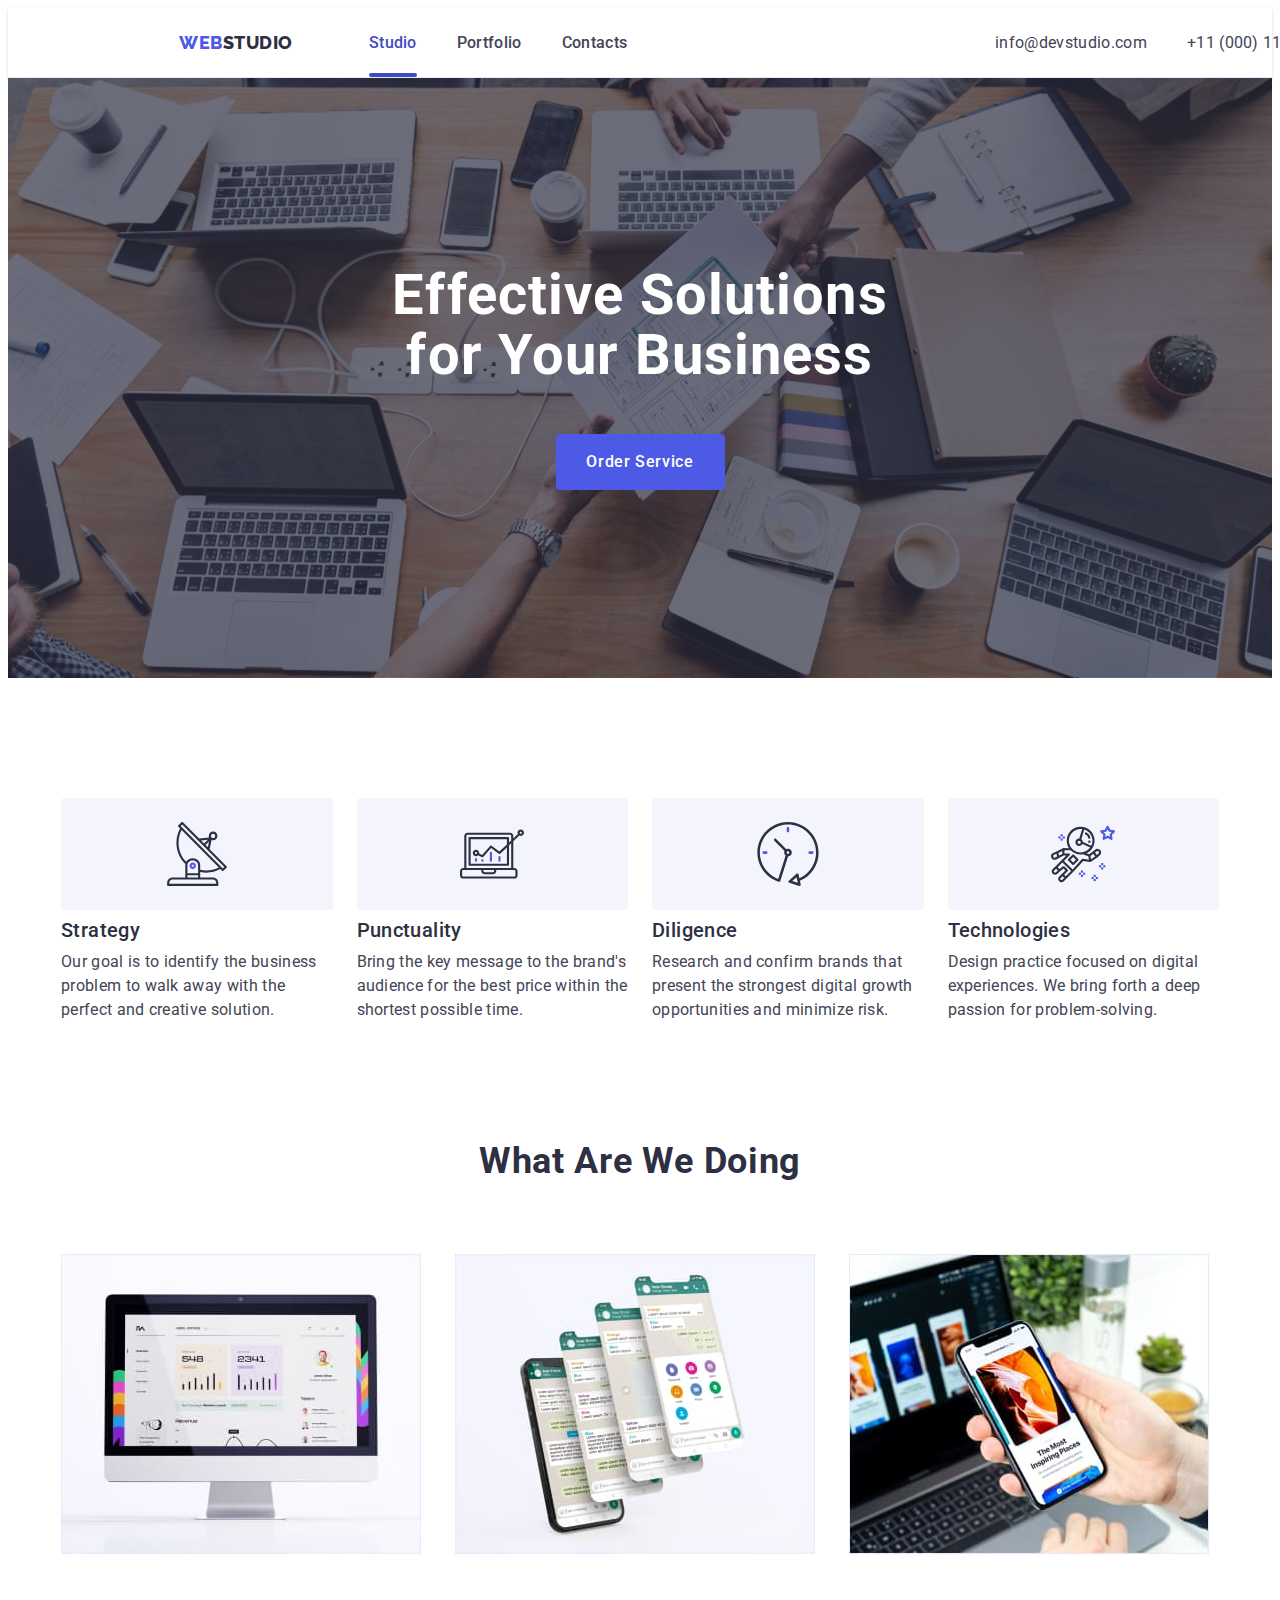
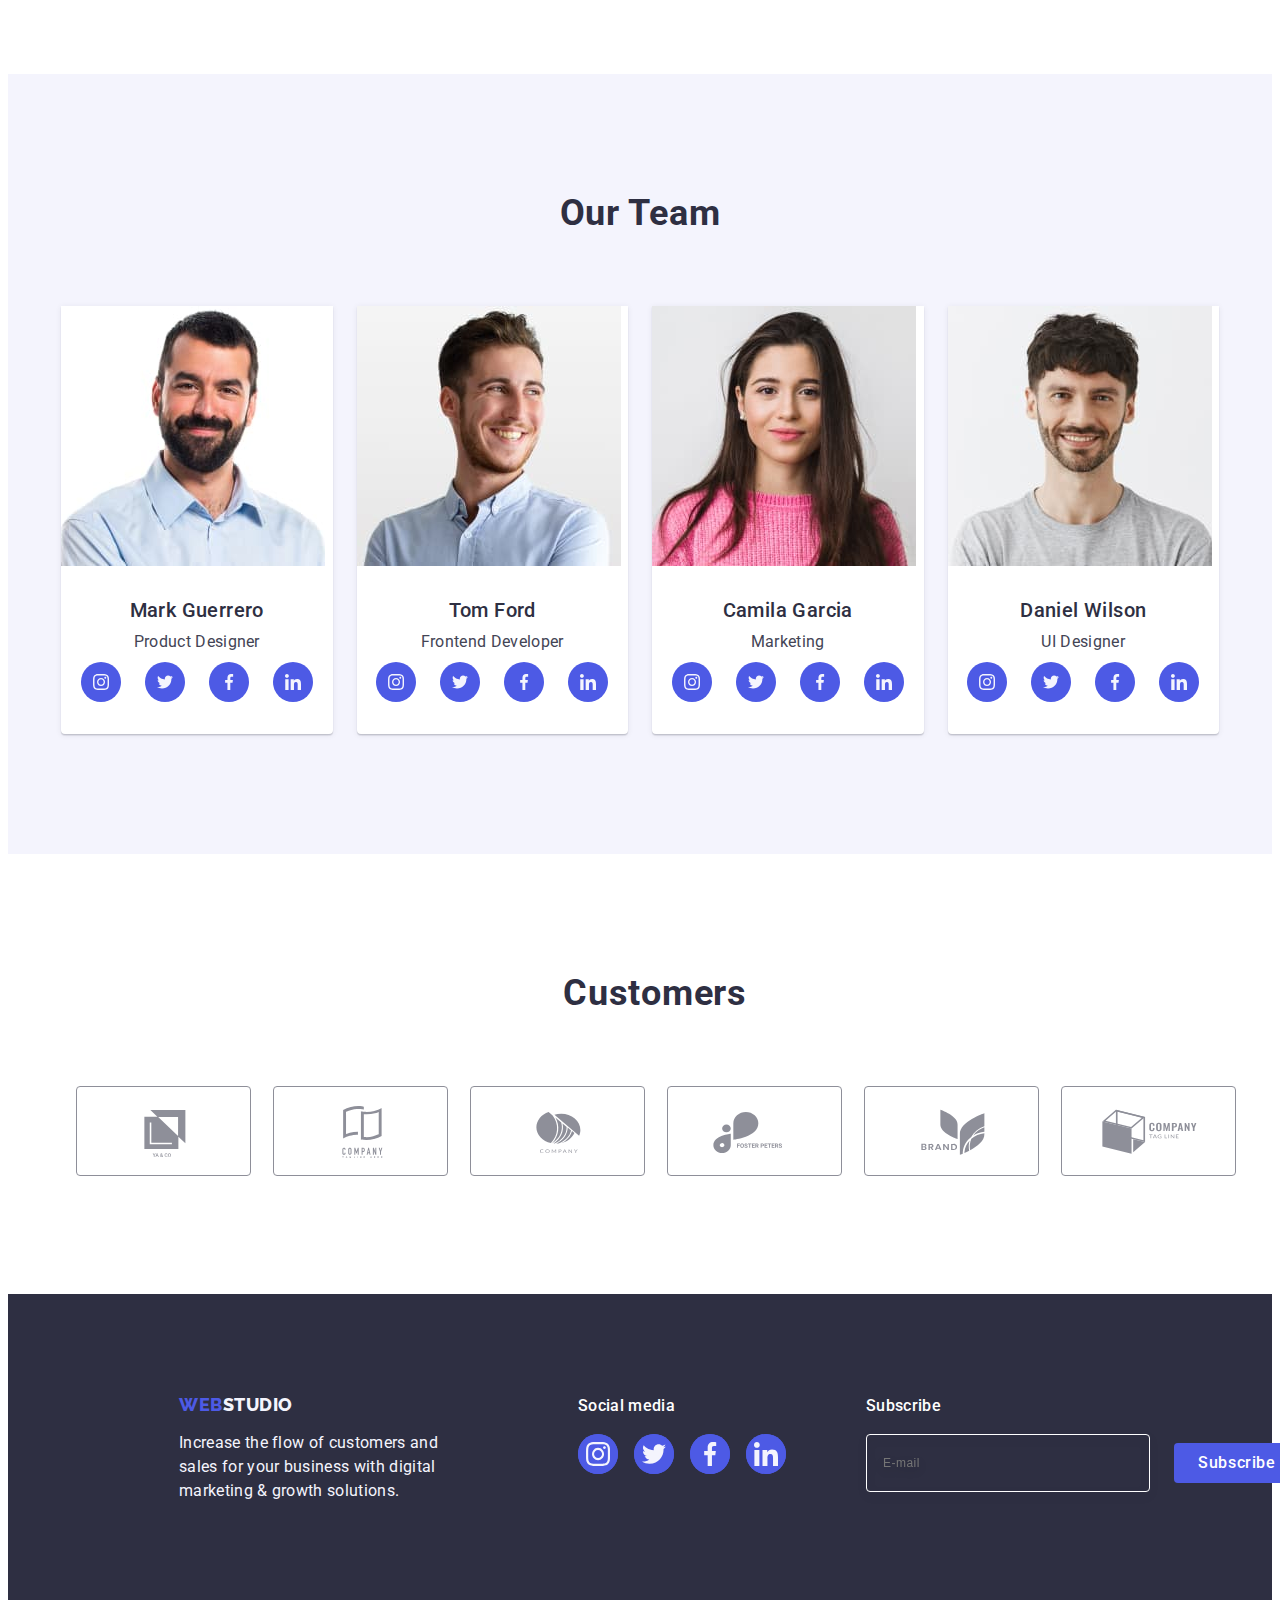
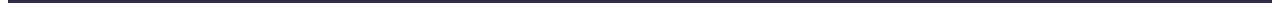
<file: index.html>
<!DOCTYPE html>
<html lang="en">
  <head>
    <meta charset="UTF-8" />
    <meta name="viewport" content="width=device-width, initial-scale=1.0" />
    <meta http-equiv="x-ua-compatible" content="ie=edge" />
    <link rel="preconnect" href="https://fonts.googleapis.com" />
    <link rel="preconnect" href="https://fonts.gstatic.com" crossorigin />
    <link
      rel="stylesheet"
      href="https://cdnjs.cloudflare.com/ajax/libs/modern-normalize/2.0.0/modern-normalize.min.css"
      integrity="sha512-4xo8blKMVCiXpTaLzQSLSw3KFOVPWhm/TRtuPVc4WG6kUgjH6J03IBuG7JZPkcWMxJ5huwaBpOpnwYElP/m6wg=="
      crossorigin="anonymous"
      referrerpolicy="no-referrer"
    />
    <link
      href="https://fonts.googleapis.com/css2?family=Montserrat:wght@400;700;800&family=Raleway:wght@800&display=swap"
      rel="stylesheet"
    />
    <link
      href="https://fonts.googleapis.com/css2?family=Roboto:wght@400;500;700&display=swap"
      rel="stylesheet"
    />
    <link rel="stylesheet" href="./css/styles.css" />
    <title>Web studio</title>
  </head>
  <body>
    <!-- *HEADER -->
    <header class="page-header">
      <div class="container header-container">
        <nav class="header-nav">
          <a class="logo link" href="./index.html">
            WEB<span class="dark">Studio</span>
          </a>
          <ul class="nav-list list">
            <li class="nav-item">
              <a href="./index.html" class="nav-link link nav-active">Studio</a>
            </li>
            <li class="nav-item">
              <a href="./portfolio.html" class="nav-link link">Portfolio</a>
            </li>
            <li class="nav-item">
              <a href="" class="nav-link link">Contacts</a>
            </li>
          </ul>
        </nav>
        <address class="address">
          <ul class="contacts-list list">
            <li class="contact-item">
              <a href="mailto:info@devstudio.com" class="link"
                >info@devstudio.com</a
              >
            </li>
            <li class="contact-item">
              <a href="tel:+110001111111" class="link">+11 (000) 111-11-11</a>
            </li>
          </ul>
        </address>
      </div>
    </header>

    <main>
      <section class="main-section hero">
        <div class="container hero-container">
          <h1 class="hero-title">Effective Solutions for Your Business</h1>
          <button class="hero-button" type="button" data-modal-open>
            Order Service
          </button>
        </div>
      </section>

      <!-- *FEATURES -->
      <section class="feature-section">
        <div class="container features-container">
          <h2 class="visually-hidden">Features</h2>
          <ul class="features-list list">
            <li class="feature-item icon-strategy">
              <div class="icon-container">
                <svg class="feature-icon" width="64" height="64">
                  <use href="./images/icons.svg#icon-antenna"></use>
                </svg>
              </div>
              <h3 class="section-subtitle">Strategy</h3>
              <p class="feature-text description">
                Our goal is to identify the business problem to walk away with
                the perfect and creative solution.
              </p>
            </li>
            <li class="feature-item icon-puntuality">
              <div class="icon-container">
                <svg class="feature-icon" width="64" height="64">
                  <use href="./images/icons.svg#icon-diagram"></use>
                </svg>
              </div>
              <h3 class="section-subtitle">Punctuality</h3>
              <p class="feature-text description">
                Bring the key message to the brand's audience for the best price
                within the shortest possible time.
              </p>
            </li>

            <li class="feature-item icon-diligence">
              <div class="icon-container">
                <svg class="feature-icon" width="64" height="64">
                  <use href="./images/icons.svg#icon-clock"></use>
                </svg>
              </div>
              <h3 class="section-subtitle">Diligence</h3>
              <p class="feature-text description">
                Research and confirm brands that present the strongest digital
                growth opportunities and minimize risk.
              </p>
            </li>
            <li class="feature-item icon-tech">
              <div class="icon-container">
                <svg class="feature-icon" width="64" height="64">
                  <use href="./images/icons.svg#icon-astronaut"></use>
                </svg>
              </div>
              <h3 class="section-subtitle">Technologies</h3>
              <p class="feature-text description">
                Design practice focused on digital experiences. We bring forth a
                deep passion for problem-solving.
              </p>
            </li>
          </ul>
        </div>
      </section>

      <!-- SOLUTIONS -->
      <section class="solution-section">
        <div class="solution-container container">
          <h2 class="section-title">What are we doing</h2>
          <ul class="solutions-list list">
            <li class="solution-item">
              <img
                src="./images/optimized/img-1.jpg"
                alt="Desktop"
                width="360"
                height="300"
              />
            </li>
            <li class="solution-item">
              <img
                src="./images/optimized/img-2.jpg"
                alt="Mobile"
                width="360"
                height="300"
              />
            </li>
            <li class="solution-item">
              <img
                src="./images/optimized/img-3.jpg"
                alt="Crossplatform"
                width="360"
                height="300"
              />
            </li>
          </ul>
        </div>
      </section>

      <!-- TEAM -->
      <section class="main-section team-section">
        <div class="container team-container">
          <h2 class="section-title">Our Team</h2>
          <ul class="team-list list">
            <li class="teammate">
              <img
                src="./images/optimized/team-1.jpg"
                alt="Mark Guerrero"
                width="264"
                height="260"
              />
              <div class="teammate-description">
                <h3 class="section-subtitle">Mark Guerrero</h3>
                <p class="description">Product Designer</p>
                <ul class="social-list team-social list">
                  <li class="social-item">
                    <a href="" class="social-link link">
                      <svg class="icon-social" width="16" height="16">
                        <use href="./images/icons.svg#icon-instagram"></use>
                      </svg>
                    </a>
                  </li>
                  <li class="social-item">
                    <a href="" class="social-link link">
                      <svg class="icon-social" width="16" height="16">
                        <use href="./images/icons.svg#icon-twitter"></use>
                      </svg>
                    </a>
                  </li>
                  <li class="social-item">
                    <a href="" class="social-link link">
                      <svg class="icon-social" width="16" height="16">
                        <use href="./images/icons.svg#icon-facebook"></use>
                      </svg>
                    </a>
                  </li>
                  <li class="social-item">
                    <a href="" class="social-link link">
                      <svg class="icon-social" width="16" height="16">
                        <use href="./images/icons.svg#icon-linkedin"></use>
                      </svg>
                    </a>
                  </li>
                </ul>
              </div>
            </li>
            <li class="teammate">
              <img
                src="./images/optimized/team-2.jpg"
                alt="Mark Guerrero"
                width="264"
                height="260"
              />
              <div class="teammate-description">
                <h3 class="section-subtitle">Tom Ford</h3>
                <p class="description">Frontend Developer</p>
                <ul class="social-list team-social list">
                  <li class="social-item">
                    <a href="" class="social-link link">
                      <svg class="icon-social" width="16" height="16">
                        <use href="./images/icons.svg#icon-instagram"></use>
                      </svg>
                    </a>
                  </li>
                  <li class="social-item">
                    <a href="" class="social-link link">
                      <svg class="icon-social" width="16" height="16">
                        <use href="./images/icons.svg#icon-twitter"></use>
                      </svg>
                    </a>
                  </li>
                  <li class="social-item">
                    <a href="" class="social-link link">
                      <svg class="icon-social" width="16" height="16">
                        <use href="./images/icons.svg#icon-facebook"></use>
                      </svg>
                    </a>
                  </li>
                  <li class="social-item">
                    <a href="" class="social-link link">
                      <svg class="icon-social" width="16" height="16">
                        <use href="./images/icons.svg#icon-linkedin"></use>
                      </svg>
                    </a>
                  </li>
                </ul>
              </div>
            </li>
            <li class="teammate">
              <img
                src="./images/optimized/team-3.jpg"
                alt="Mark Guerrero"
                width="264"
                height="260"
              />
              <div class="teammate-description">
                <h3 class="section-subtitle">Camila Garcia</h3>
                <p class="description">Marketing</p>
                <ul class="social-list team-social list">
                  <li class="social-item">
                    <a href="" class="social-link link">
                      <svg class="icon-social" width="16" height="16">
                        <use href="./images/icons.svg#icon-instagram"></use>
                      </svg>
                    </a>
                  </li>
                  <li class="social-item">
                    <a href="" class="social-link link">
                      <svg class="icon-social" width="16" height="16">
                        <use href="./images/icons.svg#icon-twitter"></use>
                      </svg>
                    </a>
                  </li>
                  <li class="social-item">
                    <a href="" class="social-link link">
                      <svg class="icon-social" width="16" height="16">
                        <use href="./images/icons.svg#icon-facebook"></use>
                      </svg>
                    </a>
                  </li>
                  <li class="social-item">
                    <a href="" class="social-link link">
                      <svg class="icon-social" width="16" height="16">
                        <use href="./images/icons.svg#icon-linkedin"></use>
                      </svg>
                    </a>
                  </li>
                </ul>
              </div>
            </li>
            <li class="teammate">
              <img
                src="./images/optimized/team-4.jpg"
                alt="Mark Guerrero"
                width="264"
                height="260"
              />
              <div class="teammate-description">
                <h3 class="section-subtitle">Daniel Wilson</h3>
                <p class="description">UI Designer</p>
                <ul class="social-list team-social list">
                  <li class="social-item">
                    <a href="" class="social-link link">
                      <svg class="icon-social" width="16" height="16">
                        <use href="./images/icons.svg#icon-instagram"></use>
                      </svg>
                    </a>
                  </li>
                  <li class="social-item">
                    <a href="" class="social-link link">
                      <svg class="icon-social" width="16" height="16">
                        <use href="./images/icons.svg#icon-twitter"></use>
                      </svg>
                    </a>
                  </li>
                  <li class="social-item">
                    <a href="" class="social-link link">
                      <svg class="icon-social" width="16" height="16">
                        <use href="./images/icons.svg#icon-facebook"></use>
                      </svg>
                    </a>
                  </li>
                  <li class="social-item">
                    <a href="" class="social-link link">
                      <svg class="icon-social" width="16" height="16">
                        <use href="./images/icons.svg#icon-linkedin"></use>
                      </svg>
                    </a>
                  </li>
                </ul>
              </div>
            </li>
          </ul>
        </div>
      </section>

      <!-- CUSTOMERS -->
      <section class="container customers-section">
        <div class="container">
          <h2 class="section-title">Customers</h2>

          <ul class="customers-list list">
            <li class="customer-item">
              <a href="" class="customer-link link">
                <svg class="customer-icon" width="104" height="56">
                  <use href="./images/icons.svg#icon-customer-1"></use>
                </svg>
              </a>
            </li>
            <li class="customer-item">
              <a href="" class="customer-link link">
                <svg class="customer-icon" width="104" height="56">
                  <use href="./images/icons.svg#icon-customer-2"></use>
                </svg>
              </a>
            </li>
            <li class="customer-item">
              <a href="" class="customer-link link">
                <svg class="customer-icon" width="104" height="56">
                  <use href="./images/icons.svg#icon-customer-3"></use>
                </svg>
              </a>
            </li>
            <li class="customer-item">
              <a href="" class="customer-link link">
                <svg class="customer-icon" width="104" height="56">
                  <use href="./images/icons.svg#icon-customer-4"></use>
                </svg>
              </a>
            </li>
            <li class="customer-item">
              <a href="" class="customer-link link">
                <svg class="customer-icon" width="104" height="56">
                  <use href="./images/icons.svg#icon-customer-5"></use>
                </svg>
              </a>
            </li>
            <li class="customer-item">
              <a href="" class="customer-link link">
                <svg class="customer-icon" width="104" height="56">
                  <use href="./images/icons.svg#icon-customer-6"></use>
                </svg>
              </a>
            </li>
          </ul>
        </div>
      </section>
    </main>

    <!-- FOOTER -->
    <footer class="footer">
      <div class="footer-wrapper">
        <div class="container footer-container">
          <a href="./index.html" class="logo footer-link">
            WEB<span class="light">Studio</span>
          </a>
          <p class="footer-description">
            Increase the flow of customers and sales for your business with
            digital marketing & growth solutions.
          </p>
        </div>
        <div class="footer-social">
          <p class="section-subtitle light">Social media</p>
          <ul class="social-list footer-social list">
            <li class="social-item">
              <a href="" class="social-link">
                <svg class="icon-social" width="24" height="24">
                  <use href="./images/icons.svg#icon-instagram"></use>
                </svg>
              </a>
            </li>
            <li class="social-item">
              <a href="" class="social-link">
                <svg class="icon-social" width="24" height="24">
                  <use href="./images/icons.svg#icon-twitter"></use>
                </svg>
              </a>
            </li>
            <li class="social-item">
              <a href="" class="social-link">
                <svg class="icon-social" width="24" height="24">
                  <use href="./images/icons.svg#icon-facebook"></use>
                </svg>
              </a>
            </li>
            <li class="social-item">
              <a href="" class="social-link">
                <svg class="icon-social" width="24" height="24">
                  <use href="./images/icons.svg#icon-linkedin"></use>
                </svg>
              </a>
            </li>
          </ul>
        </div>
        <div class="footer-subscribe">
          <p class="section-subtitle light">Subscribe</p>
          <form class="footer-form">
            <label for="email" class="subscribe-label">
              <input
                type="email"
                name="email"
                id="email"
                class="footer-subscribe-mail"
                placeholder="E-mail"
                required
              />
            </label>
            <button class="footer-subscribe-btn" type="submit">
              <!-- <span class="button-wrapper"> -->
              Subscribe
              <svg class="subsribe-btn-icon" width="24" height="24">
                <use href="./images/icons.svg#icon-subscribe"></use>
              </svg>
              <!-- </span> -->
            </button>
          </form>
        </div>
      </div>
    </footer>
    <div class="backdrop is-hidden" data-modal>
      <!-- <div class="backdrop" data-modal> -->
      <div class="modal">
        <button class="modal-close-btn" type="button" data-modal-close>
          <svg class="modal-close-icon" width="8" height="8">
            <use href="./images/icons.svg#icon-modal-close"></use>
          </svg>
        </button>
        <p class="modal-title">Leave your contacts and we will call you back</p>
        <form class="modal-form">
          <div class="input-container">
            <label class="modal-form-label" for="user-name">Name</label>
            <div class="input-wrapper">
              <!-- <div class="modal-icon-wrapper"> -->
              <input
                class="modal-form-field"
                type="text"
                name="user-name"
                id="user-name"
                required
                pattern="^[a-zA-Zа-яА-ЯіІїЇ]+$"
                minlength="2"
              />
              <svg class="modal-field-icon" width="18" height="24">
                <use href="./images/icons.svg#icon-modal-name"></use>
              </svg>
              <!-- </div> -->
            </div>
          </div>

          <div class="input-container">
            <label class="modal-form-label" for="user-phone">Phone</label>
            <div class="input-wrapper">
              <!-- <div class="modal-icon-wrapper"> -->
              <input
                class="modal-form-field"
                type="tel"
                name="user-phone"
                id="user-phone"
                required
                pattern="^[0-9]{3}-[0-9]{3}-[0-9]{2}-[0-9]{2}"
                title="xxx-xx-xx"
              />
              <svg class="modal-field-icon" width="18" height="24">
                <use href="./images/icons.svg#icon-modal-phone"></use>
              </svg>
              <!-- </div> -->
            </div>
          </div>

          <div class="input-container">
            <label class="modal-form-label" for="user-mail">Email</label>
            <div class="input-wrapper">
              <!-- <div class="modal-icon-wrapper"> -->
              <input
                class="modal-form-field"
                type="email"
                name="user-mail"
                id="user-mail"
                required
              />
              <svg class="modal-field-icon" width="18" height="24">
                <use href="./images/icons.svg#icon-modal-mail"></use>
              </svg>
              <!-- </div> -->
            </div>
          </div>

          <div class="input-container comment-wrapper">
            <label class="modal-form-label" for="user-comment">Comment</label>
            <!-- <div class="input-wrapper"> -->
            <textarea
              class="modal-form-comment"
              name="user-comment"
              id="user-comment"
              placeholder="Text input"
            ></textarea>
            <!-- </div> -->
          </div>

          <div class="input-container">
            <input
              class="modal-form-check visually-hidden"
              type="checkbox"
              name="user-privacy"
              id="user-privacy"
              value="true"
              required
            />
            <label
              class="modal-form-label modal-check-label"
              for="user-privacy"
            >
              <span class="privacy-check-wrapper">
                <svg class="privacy-check-icon" width="10" height="8">
                  <use href="./images/icons.svg#icon-modal-check"></use>
                </svg>
              </span>
              I accept the terms and conditions of the&nbsp;
              <a class="privacy-link link" href="">Privacy Policy</a>
            </label>
            <!-- <label for="user-privacy" class="modal-form-label modal-check-label"
              >I accept the terms and conditions of the&nbsp;
              <a href="">Privacy Policy</a></label
            > -->
          </div>
          <button class="submit" type="submit">Send</button>
        </form>
      </div>
    </div>
    <script src="./js/modal.js"></script>
  </body>
</html>
</file>
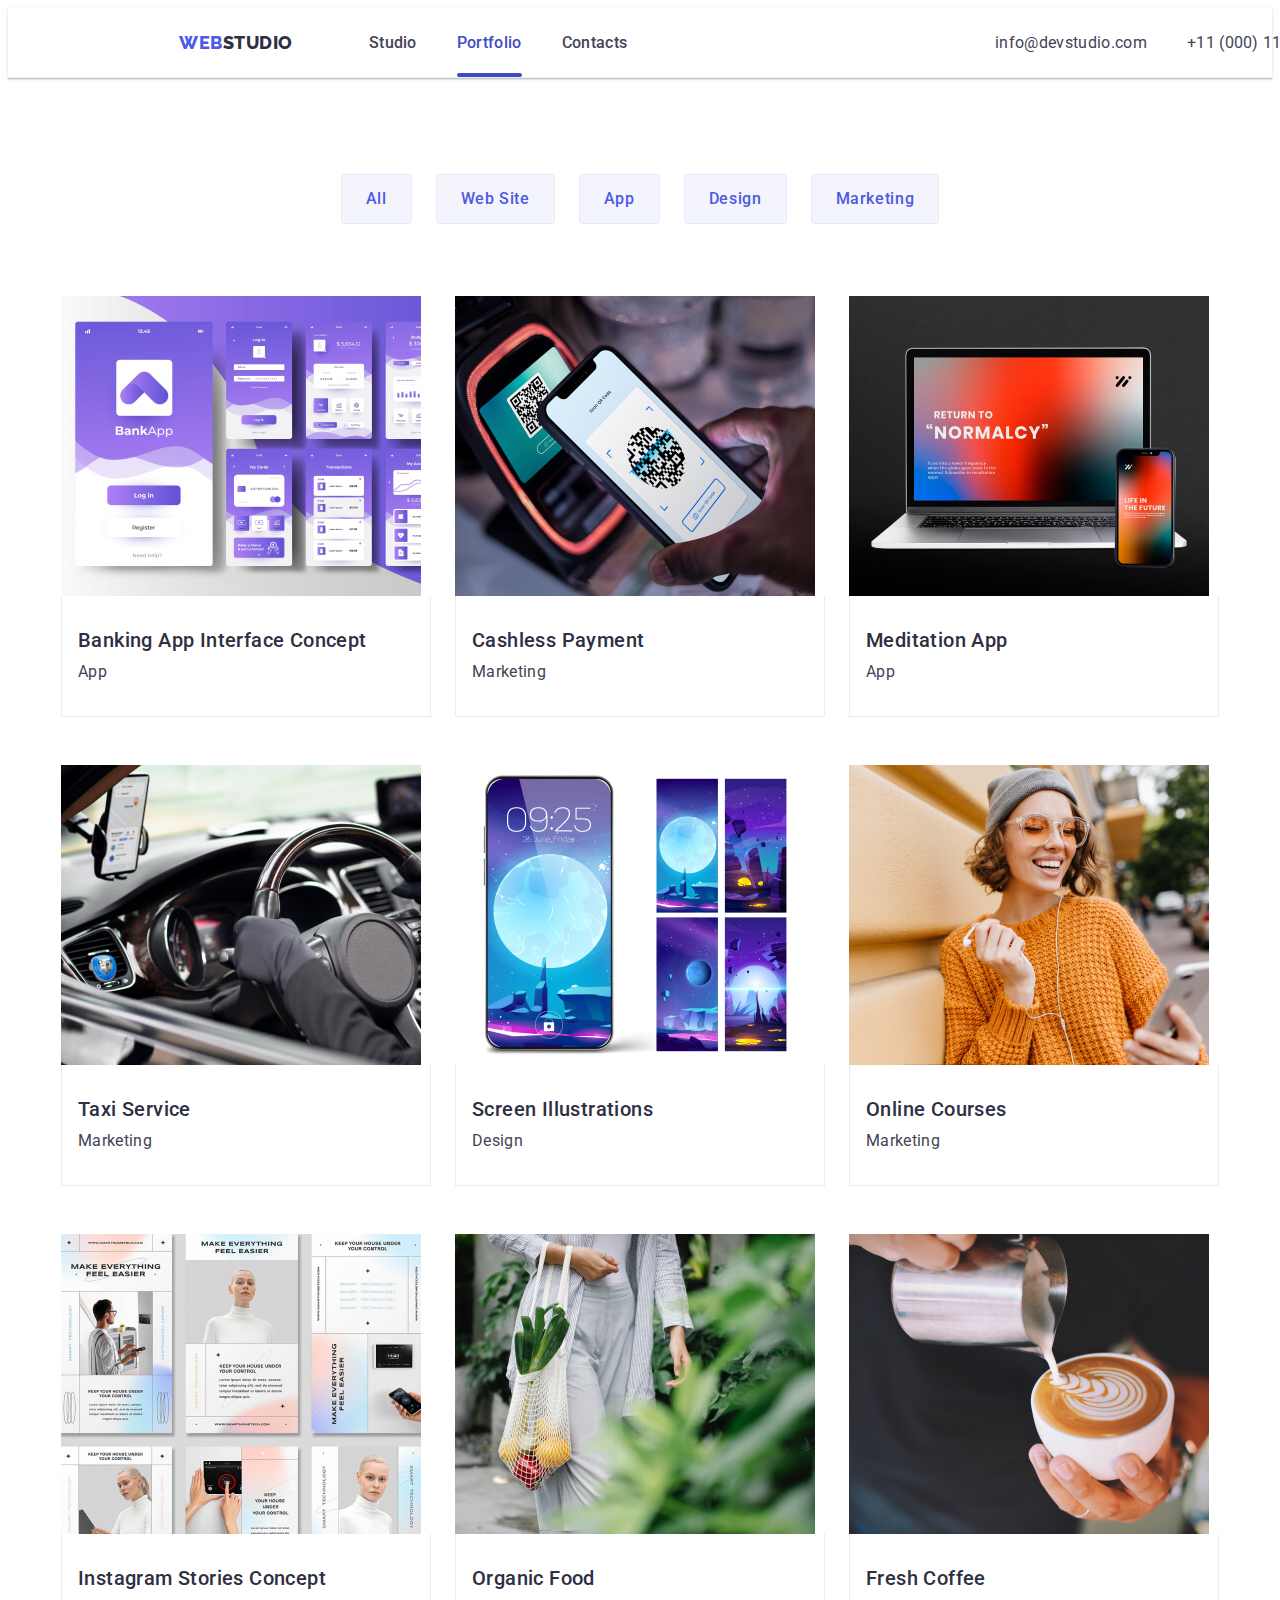
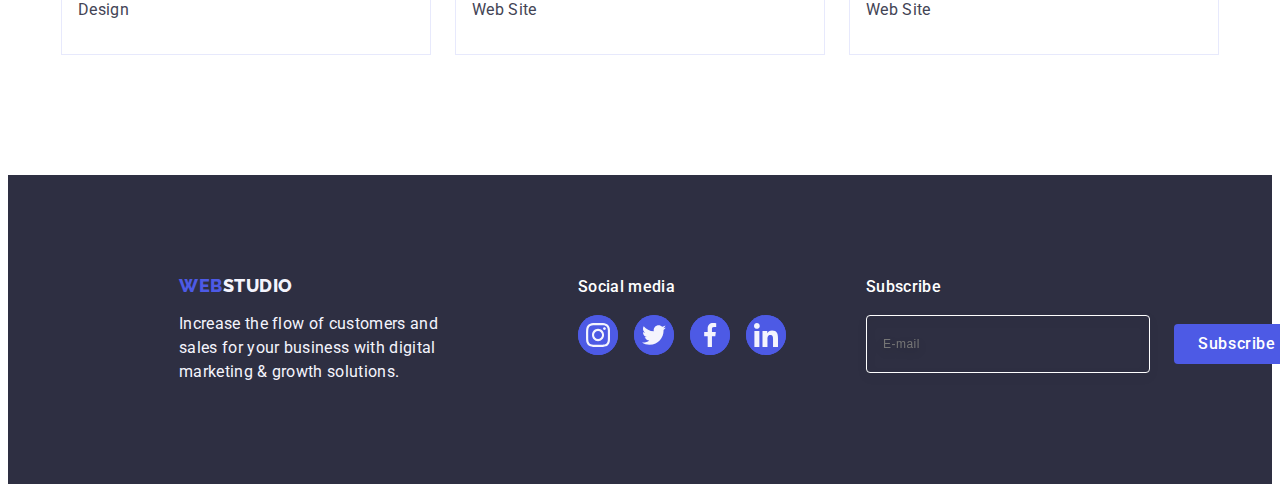
<file: portfolio.html>
<!DOCTYPE html>
<html lang="en">
  <head>
    <meta charset="UTF-8" />
    <meta name="viewport" content="width=device-width, initial-scale=1.0" />
    <meta http-equiv="x-ua-compatible" content="ie=edge" />
    <link rel="preconnect" href="https://fonts.googleapis.com" />
    <link rel="preconnect" href="https://fonts.gstatic.com" crossorigin />
    <link
      rel="stylesheet"
      href="https://cdnjs.cloudflare.com/ajax/libs/modern-normalize/2.0.0/modern-normalize.min.css"
      integrity="sha512-4xo8blKMVCiXpTaLzQSLSw3KFOVPWhm/TRtuPVc4WG6kUgjH6J03IBuG7JZPkcWMxJ5huwaBpOpnwYElP/m6wg=="
      crossorigin="anonymous"
      referrerpolicy="no-referrer"
    />
    <link
      href="https://fonts.googleapis.com/css2?family=Montserrat:wght@400;700&family=Raleway:wght@800&display=swap"
      rel="stylesheet"
    />
    <link
      href="https://fonts.googleapis.com/css2?family=Roboto:wght@400;500;700&display=swap"
      rel="stylesheet"
    />
    <link rel="stylesheet" href="./css/styles.css" />
    <title>Web studio</title>
  </head>
  <body>
    <!-- * HEADER SECTION -->
    <header class="page-header">
      <div class="container header-container">
        <nav class="header-nav">
          <a class="logo link" href="./index.html">
            WEB<span class="dark">Studio</span>
          </a>
          <ul class="nav-list list">
            <li class="nav-item">
              <a href="./index.html" class="nav-link link">Studio</a>
            </li>
            <li class="nav-item">
              <a href="./portfolio.html" class="nav-link link nav-active"
                >Portfolio</a
              >
            </li>
            <li class="nav-item">
              <a href="" class="nav-link link">Contacts</a>
            </li>
          </ul>
        </nav>
        <address class="address">
          <ul class="contacts-list list">
            <li class="contact-item">
              <a href="mailto:info@devstudio.com" class="link"
                >info@devstudio.com</a
              >
            </li>
            <li class="contact-item">
              <a href="tel:+110001111111" class="link">+11 (000) 111-11-11</a>
            </li>
          </ul>
        </address>
      </div>
    </header>
    <!-- * MAIN SECTION -->
    <main>
      <section class="portfolio">
        <div class="container portfolio-container">
          <h1 class="visually-hidden">HIDE ME</h1>
          <ul class="buttons-list list">
            <li class="button-item">
              <button class="portfolio-button" type="button">All</button>
            </li>
            <li class="button-item">
              <button class="portfolio-button" type="button">Web Site</button>
            </li>
            <li class="button-item">
              <button class="portfolio-button" type="button">App</button>
            </li>
            <li class="button-item">
              <button class="portfolio-button" type="button">Design</button>
            </li>
            <li class="button-item">
              <button class="portfolio-button" type="button">Marketing</button>
            </li>
          </ul>
          <ul class="portfolio-list list">
            <li class="portfolio-item">
              <a href="#" class="portfolio-link link">
                <div class="overlay-container">
                  <img
                    class="portfolio-img"
                    src="./images/portfolio/img-1.jpg"
                    alt="Banking App Interface Concept"
                    width="360"
                    height="300"
                  />
                  <p class="overlay-text">
                    14 Stylish and User-Friendly App Design Concepts · Task
                    Manager App · Calorie Tracker App · Exotic Fruit Ecommerce
                    App · Cloud Storage App
                  </p>
                </div>
                <div class="portfolio-description">
                  <h2 class="section-subtitle">
                    Banking App Interface Concept
                  </h2>
                  <p class="description">App</p>
                </div>
              </a>
            </li>
            <li class="portfolio-item">
              <a href="#" class="portfolio-link link">
                <div class="overlay-container">
                  <img
                    class="portfolio-img"
                    src="./images/portfolio/img-2.jpg"
                    alt="Banking App Interface Concept"
                    width="360"
                    height="300"
                  />
                  <p class="overlay-text">
                    14 Stylish and User-Friendly App Design Concepts · Task
                    Manager App · Calorie Tracker App · Exotic Fruit Ecommerce
                    App · Cloud Storage App
                  </p>
                </div>
                <div class="portfolio-description">
                  <h2 class="section-subtitle">Cashless Payment</h2>
                  <p class="description">Marketing</p>
                </div>
              </a>
            </li>
            <li class="portfolio-item">
              <a href="#" class="portfolio-link link">
                <div class="overlay-container">
                  <img
                    class="portfolio-img"
                    src="./images/portfolio/img-3.jpg"
                    alt="Banking App Interface Concept"
                    width="360"
                    height="300"
                  />
                  <p class="overlay-text">
                    14 Stylish and User-Friendly App Design Concepts · Task
                    Manager App · Calorie Tracker App · Exotic Fruit Ecommerce
                    App · Cloud Storage App
                  </p>
                </div>
                <div class="portfolio-description">
                  <h2 class="section-subtitle">Meditation App</h2>
                  <p class="description">App</p>
                </div>
              </a>
            </li>
            <li class="portfolio-item">
              <a href="#" class="portfolio-link link">
                <div class="overlay-container">
                  <img
                    class="portfolio-img"
                    src="./images/portfolio/img-4.jpg"
                    alt="Banking App Interface Concept"
                    width="360"
                    height="300"
                  />
                  <p class="overlay-text">
                    14 Stylish and User-Friendly App Design Concepts · Task
                    Manager App · Calorie Tracker App · Exotic Fruit Ecommerce
                    App · Cloud Storage App
                  </p>
                </div>
                <div class="portfolio-description">
                  <h2 class="section-subtitle">Taxi Service</h2>
                  <p class="description">Marketing</p>
                </div>
              </a>
            </li>
            <li class="portfolio-item">
              <a href="#" class="portfolio-link link">
                <div class="overlay-container">
                  <img
                    class="portfolio-img"
                    src="./images/portfolio/img-5.jpg"
                    alt="Banking App Interface Concept"
                    width="360"
                    height="300"
                  />
                  <p class="overlay-text">
                    14 Stylish and User-Friendly App Design Concepts · Task
                    Manager App · Calorie Tracker App · Exotic Fruit Ecommerce
                    App · Cloud Storage App
                  </p>
                </div>
                <div class="portfolio-description">
                  <h2 class="section-subtitle">Screen Illustrations</h2>
                  <p class="description">Design</p>
                </div>
              </a>
            </li>
            <li class="portfolio-item">
              <a href="#" class="portfolio-link link">
                <div class="overlay-container">
                  <img
                    class="portfolio-img"
                    src="./images/portfolio/img-6.jpg"
                    alt="Banking App Interface Concept"
                    width="360"
                    height="300"
                  />
                  <p class="overlay-text">
                    14 Stylish and User-Friendly App Design Concepts · Task
                    Manager App · Calorie Tracker App · Exotic Fruit Ecommerce
                    App · Cloud Storage App
                  </p>
                </div>
                <div class="portfolio-description">
                  <h2 class="section-subtitle">Online Courses</h2>
                  <p class="description">Marketing</p>
                </div>
              </a>
            </li>
            <li class="portfolio-item">
              <a href="#" class="portfolio-link link">
                <div class="overlay-container">
                  <img
                    class="portfolio-img"
                    src="./images/portfolio/img-7.jpg"
                    alt="Banking App Interface Concept"
                    width="360"
                    height="300"
                  />
                  <p class="overlay-text">
                    14 Stylish and User-Friendly App Design Concepts · Task
                    Manager App · Calorie Tracker App · Exotic Fruit Ecommerce
                    App · Cloud Storage App
                  </p>
                </div>
                <div class="portfolio-description">
                  <h2 class="section-subtitle">Instagram Stories Concept</h2>
                  <p class="description">Design</p>
                </div>
              </a>
            </li>
            <li class="portfolio-item">
              <a href="#" class="portfolio-link link">
                <div class="overlay-container">
                  <img
                    class="portfolio-img"
                    src="./images/portfolio/img-8.jpg"
                    alt="Banking App Interface Concept"
                    width="360"
                    height="300"
                  />
                  <p class="overlay-text">
                    14 Stylish and User-Friendly App Design Concepts · Task
                    Manager App · Calorie Tracker App · Exotic Fruit Ecommerce
                    App · Cloud Storage App
                  </p>
                </div>
                <div class="portfolio-description">
                  <h2 class="section-subtitle">Organic Food</h2>
                  <p class="description">Web Site</p>
                </div>
              </a>
            </li>
            <li class="portfolio-item">
              <a href="#" class="portfolio-link link">
                <div class="overlay-container">
                  <img
                    class="portfolio-img"
                    src="./images/portfolio/img-9.jpg"
                    alt="Banking App Interface Concept"
                    width="360"
                    height="300"
                  />
                  <p class="overlay-text">
                    14 Stylish and User-Friendly App Design Concepts · Task
                    Manager App · Calorie Tracker App · Exotic Fruit Ecommerce
                    App · Cloud Storage App
                  </p>
                </div>
                <div class="portfolio-description">
                  <h2 class="section-subtitle">Fresh Coffee</h2>
                  <p class="description">Web Site</p>
                </div>
              </a>
            </li>
          </ul>
        </div>
      </section>
    </main>
    <!-- * FOOTER SECTION -->
    <footer class="footer">
      <div class="footer-wrapper">
        <div class="container footer-container">
          <a href="./index.html" class="logo footer-link">
            WEB<span class="light">Studio</span>
          </a>
          <p class="footer-description">
            Increase the flow of customers and sales for your business with
            digital marketing & growth solutions.
          </p>
        </div>
        <div class="footer-social">
          <p class="section-subtitle light">Social media</p>
          <ul class="social-list footer-social list">
            <li class="social-item">
              <a href="" class="social-link">
                <svg class="icon-social" width="24" height="24">
                  <use href="./images/icons.svg#icon-instagram"></use>
                </svg>
              </a>
            </li>
            <li class="social-item">
              <a href="" class="social-link">
                <svg class="icon-social" width="24" height="24">
                  <use href="./images/icons.svg#icon-twitter"></use>
                </svg>
              </a>
            </li>
            <li class="social-item">
              <a href="" class="social-link">
                <svg class="icon-social" width="24" height="24">
                  <use href="./images/icons.svg#icon-facebook"></use>
                </svg>
              </a>
            </li>
            <li class="social-item">
              <a href="" class="social-link">
                <svg class="icon-social" width="24" height="24">
                  <use href="./images/icons.svg#icon-linkedin"></use>
                </svg>
              </a>
            </li>
          </ul>
        </div>
        <div class="footer-subscribe">
          <p class="section-subtitle light">Subscribe</p>
          <form class="footer-form">
            <label for="email" class="subscribe-label">
              <input
                type="email"
                name="email"
                id="email"
                class="footer-subscribe-mail"
                placeholder="E-mail"
                required
              />
            </label>
            <button class="footer-subscribe-btn" type="submit">
              <!-- <span class="button-wrapper"> -->
              Subscribe
              <svg class="subsribe-btn-icon" width="24" height="24">
                <use href="./images/icons.svg#icon-subscribe"></use>
              </svg>
              <!-- </span> -->
            </button>
          </form>
        </div>
      </div>
    </footer>
  </body>
</html>
</file>
<file: css/styles.css>
/** Logo color #4D5AE5 + #2E2F42*/

:root {
  --page-color: #ffffff;
  --main-text: #2e2f42;
  --light-text: #f4f4fd;
  --accent-color: #4d5ae5;
  --main-color: #434455;
  --action-color: #404bbf;
  --social-active: #31d0aa;
  --icon-customer-color: #8e8f99;
  --modal-label: #8e8f99;
  --portfolio-btn-brd: #e7e9fc;
  --description-size: 16px;
  --description-height: 24px;
  --general-lh: 1.5;
  --ls-small: 0.02em;
  --ls-big: 0.04em;

  --transition-prop: 250ms cubic-bezier(0.4, 0, 0.2, 1);
}

/*
│ =========================
│         COMMON
│ =========================
*/
/* #region COMMON*/
body {
  font-family: Roboto, sans-serif;
  color: var(--main-color);
  background-color: #ffffff;
}

h1,
h2,
h3 {
  margin: 0;
}

ul,
li {
  margin: 0;
  padding: 0;
}

p {
  margin: 0;
}

img {
  display: block;
}

.visually-hidden {
  position: absolute;
  width: 1px;
  height: 1px;
  margin: -1px;
  border: 0;
  padding: 0;
  white-space: nowrap;
  clip-path: inset(100%);
  clip: rect(0 0 0 0);
  overflow: hidden;
}

.list {
  list-style: none;
}

.link {
  text-decoration: none;
}

.description {
  font-weight: 400;
  font-size: var(--description-size);
  line-height: var(--description-height);
  letter-spacing: var(--ls-small);
  color: var(--main-color);
}

.section-title {
  margin-bottom: 72px;
  font-size: 36px;
  line-height: 40px;
  letter-spacing: var(--ls-small);
  line-height: 1.11;
  text-align: center;
  text-transform: capitalize;
  color: var(--main-text);
}

.section-subtitle {
  margin-bottom: 8px;
  font-weight: 500;
  font-size: 20px;
  line-height: var(--description-height);
  letter-spacing: var(--ls-small);
  color: var(--main-text);
}

.container {
  width: 1158px;
  margin: 0 auto;
  padding-left: 15px;
  padding-right: 15px;
}

.social-list {
  display: flex;
  justify-content: center;
  margin-top: 8px;
}

.social-item {
  width: 40px;
  height: 40px;
  border-radius: 50%;
}

.social-item:hover,
.social-item:focus {
  background-color: var(--social-active);
  cursor: pointer;
}

.icon-social {
  width: 16px;
  height: 16px;
  fill: var(--light-text);
}

.social-link {
  display: flex;
  align-items: center;
  justify-content: center;
  width: 100%;
  height: 100%;
  background-color: var(--accent-color);
  border-radius: 50%;

  transition: background-color var(--transition-prop);
}

.social-link:hover,
.social-link:focus {
  background-color: var(--social-active);
}

/*#endregion COMMON*/

/*
│ =========================
│          HEADER
│ =========================
*/
/* #region HEADER*/

/** --Logo */
.logo {
  margin-right: 76px;

  font-family: Raleway, sans-serif;
  font-weight: 800;
  font-size: 18px;
  line-height: 1.17;
  letter-spacing: 0.03em;
  text-decoration: none;
  text-transform: uppercase;
  color: var(--accent-color);
}
.accent-color {
  color: var(--accent-color);
}

.dark {
  color: var(--main-text);
}

.light {
  color: var(--light-text);
}

.page-header {
  padding: 22.5px 156px;
  border-bottom: 1px solid #e7e9fc;
  box-shadow: 0px 2px 1px rgba(46, 47, 66, 0.08),
    0px 1px 1px rgba(46, 47, 66, 0.16), 0px 1px 6px rgba(46, 47, 66, 0.08);
}

.header-nav {
  display: flex;
  align-items: center;
}

.header-container {
  display: flex;
  justify-content: space-between;
}

/*
│ =========================
│          NAVIGATION
│ =========================
*/
/* #region NAVIGATION*/
.nav-list {
  display: flex;
  gap: 40px;
}

.nav-link {
  position: relative;
  padding: 24px 0;
  font-weight: 500;
  line-height: 1.5;
  letter-spacing: var(--ls-small);
  color: var(--main-color);

  transition: color var(--transition-prop);
}

.nav-link:hover::after {
  display: block;
  content: "";
  width: 100%;
  height: 4px;
  border-radius: 2px;
  background: var(--action-color);
  position: absolute;
  bottom: -1px;
  left: 0px;

  transition: color var(--transition-prop);
}

.nav-active {
  color: var(--action-color);
}

.nav-active::after {
  display: block;
  content: "";
  width: 100%;
  height: 4px;
  border-radius: 2px;
  color: var(--action-color);
  background: var(--action-color);
  position: absolute;
  bottom: -1px;
  left: 0px;

  transition: color var(--transition-prop);
}

.nav-link:hover,
.nav-link:focus,
.contact-item > a:hover,
.contact-item > a:focus {
  color: var(--action-color);
}

.contacts-list {
  display: flex;
  flex-direction: row;
  align-items: center;
  gap: 40px;
}

.contact-item > a {
  font-size: var(--description-size);
  line-height: var(--description-height);
  letter-spacing: var(--ls-small);
  font-weight: 400;
  text-decoration: none;
  color: var(--main-color);

  transition: color var(--transition-prop);
}

.address {
  display: flex;

  font-style: normal;
}
/* #endregion NAVIGATION */
/* #endregion HEADER */

/*
│ =========================
│          FOOTER
│ =========================
*/
/* #region FOOTER*/

.footer {
  display: flex;
  gap: 120px;

  padding-left: 156px;
  padding-top: 100px;
  padding-bottom: 100px;
  background: var(--main-text);
}

.footer-form {
  display: flex;
  gap: 24px;
}

.footer-wrapper {
  display: flex;
  align-items: baseline;
}

.footer-container {
  box-sizing: content-box;
  width: 264px;
  margin-right: 120px;
}

.footer-social {
  gap: 16px;
}

.footer-description {
  color: #f4f4fd;
  line-height: var(--description-height);
  letter-spacing: var(--ls-small);
}

.footer-link {
  display: inline-block;
  margin-bottom: 16px;
}

.footer .section-subtitle {
  font-size: 16px;
  font-family: Roboto;
  font-style: normal;
  font-weight: 500;
  line-height: 24px;
  letter-spacing: 0.32px;
  text-align: left;
  margin-bottom: 16px;
  color: #ffffff;
}

.footer .social-item {
  border-radius: 50%;
  background-color: var(--accent-color);
}

.footer .icon-social {
  width: 24px;
  height: 24px;
}

.footer-subscribe {
  margin-left: 80px;
}

.footer-subscribe-mail {
  width: 264px;
  height: 40px;
  line-height: var(--general-lh);
  letter-spacing: var(--ls-big);
  padding-left: 16px;
  padding-top: 8px;
  padding-bottom: 8px;

  filter: drop-shadow(0px 4px 4px rgba(0, 0, 0, 0.15));
  color: #fff;

  font-size: 12px;
  border-radius: 4px;
  border: 1px solid #fff;
  background-color: transparent;
}

.footer-subscribe-btn {
  display: flex;
  justify-content: center;
  align-items: center;
  gap: 16px;

  min-width: 165px;
  padding: 8px 24px;
  margin: auto;
  height: 40px;
  border: none;
  border-radius: 4px;
  cursor: pointer;

  font-family: Roboto, sans-serif;
  font-weight: 500;
  font-size: 16px;
  line-height: 1.5;
  letter-spacing: var(--ls-big);

  background-color: var(--accent-color);
  color: #ffffff;

  transition: background-color var(--transition-prop);
}
.subsribe-btn-icon {
  fill: #fff;
  margin-left: 16px;
}

/* .button-wrapper {
  display: flex;
  justify-content: center;
  align-items: center;
  gap: 16px;
} */

.footer-subscribe-btn:hover,
.footer-subscribe-btn:focus {
  background-color: var(--action-color);
  cursor: pointer;
}

/* #endregion FOOTER */

/*
│ =========================
│       index.html
│ =========================
*/
/* #region INDEX*/

/*
    │ =========================
    │         HERO
    │ =========================
    */
/* #region HERO*/

.hero-container {
  display: flex;
  flex-direction: column;
  align-items: center;
  gap: 48px;
  /* height: 600px; */
}

.hero {
  max-width: 1440px;
  margin: 0 auto;
  padding-bottom: 188px;
  padding-top: 188px;

  background-color: gba(46, 47, 66, 0.7);

  background-image: linear-gradient(
      rgba(46, 47, 66, 0.7),
      rgba(46, 47, 66, 0.7)
    ),
    url("../images/office.jpeg");
  background-position: center;
  background-repeat: no-repeat no-repeat;
  background-size: cover;
  color: #ffffff;
}

.hero-title {
  max-width: 496px;

  font-size: 56px;
  line-height: 1.07;
  letter-spacing: var(--ls-small);
  text-align: center;
}
.hero-button {
  display: block;
  min-width: 169px;
  height: 56px;
  border: none;
  border-radius: 4px;
  cursor: pointer;

  font-family: Roboto, sans-serif;
  font-weight: 500;
  font-size: 16px;
  line-height: 1.5;
  letter-spacing: var(--ls-big);

  background-color: var(--accent-color);
  color: #ffffff;

  transition: background-color var(--transition-prop);
}
.hero-button:hover,
.hero-button:focus {
  background-color: var(--action-color);
  cursor: pointer;
}
/* #endregion HERO */

/*
    │ =========================
    │           MODAL
    │ =========================
*/
/* #region MODAL */
.backdrop {
  position: fixed;
  top: 0;
  left: 0;
  width: 100%;
  height: 100%;
  opacity: 1;

  background-color: rgba(46, 47, 66, 0.4);

  transition: opacity var(--transition-prop), visibility var(--transition-prop);
}
.is-hidden {
  visibility: hidden;
  opacity: 0;
  pointer-events: none;
}

.modal {
  position: absolute;
  top: 50%;
  left: 50%;
  width: 408px;
  min-height: 584px;
  padding: 72px 24px 24px 24px;

  background: #fcfcfc;
  box-shadow: 0px 2px 1px 0px rgba(0, 0, 0, 0.2),
    0px 1px 3px 0px rgba(0, 0, 0, 0.12), 0px 1px 1px 0px rgba(0, 0, 0, 0.14);
  border-radius: 4px;

  transform: translate(-50%, -50%) scale(1);

  transition: transform var(--transition-prop);
}

.modal-close-btn {
  position: absolute;
  display: flex;
  justify-content: center;
  align-items: center;

  right: 24px;
  top: 24px;
  width: 24px;
  height: 24px;
  padding: 0;

  border-radius: 50%;
  border: 1px solid rgba(0, 0, 0, 0.1);
  background-color: var(--portfolio-btn-brd);

  cursor: pointer;

  transition: background-color var(--transition-prop),
    border var(--transition-prop);
}

.modal-close-btn:hover,
.modal-close-btn:focus {
  border: none;
  border-radius: 24px;
  background: var(--action-color);
  fill: var(--page-color);
}

.modal-close-icon {
  transition: fill var(--transition-prop);
}

/*
    │ =========================
    │        MODAL_FORM
    │ =========================
*/

/* #region MODAL_FORM */

.modal-title {
  margin-bottom: 16px;
  font-weight: 500;
  line-height: var(--general-lh);
  text-align: center;
  letter-spacing: var(--ls-small);
  color: var(--main-text);
}

.input-container {
  margin-bottom: 8px;
}

.input-container:last-of-type {
  margin-bottom: 24px;
}

.input-wrapper {
  position: relative;
  display: flex;
  flex-direction: column;
}

.modal-form-label {
  display: block;
  margin-bottom: 4px;

  font-size: 12px;
  font-family: Roboto;
  font-style: normal;
  font-weight: 400;
  line-height: 1.17;
  letter-spacing: 0.48px;

  color: var(--modal-label);
}

.modal-icon-wrapper {
  position: relative;
  width: 100%;
}

.modal-form-field {
  width: 100%;
  height: 40px;
  padding-left: 38px;
  border-radius: 4px;
  outline: transparent;

  border: 1px solid rgba(46, 47, 66, 0.4);
  background: transparent;
  transition: border-color var(--transition-prop);
}

.modal-form-field:focus,
.modal-form-comment:focus {
  outline: none;
  border-color: var(--accent-color);
  color: var(--main-text);
}
.modal-form-field:hover,
.modal-form-comment:hover {
  outline: none;
  border-color: var(--accent-color);
}

.modal-form-field:focus + .modal-field-icon {
  fill: var(--accent-color);
}

.modal-field-icon {
  position: absolute;
  top: 50%;
  left: 16px;
  transform: translate(0, -50%);
  fill: currentColor;

  transition: fill var(--transition-prop);
}

.modal-form-comment {
  width: 100%;
  border-radius: 4px;
  border: 1px solid rgba(46, 47, 66, 0.4);
  height: 120px;
  padding: 8px 16px;
  /* margin-bottom: 16px; */

  resize: none;

  color: rgba(46, 47, 66, 0.4);
  font-size: 12px;
  font-family: Roboto;
  font-style: normal;
  font-weight: 400;
  line-height: 1.17;
  letter-spacing: var(--ls-big);

  outline: transparent;
  background-color: transparent;

  transition: border-color var(--transition-prop);
}

.comment-wrapper {
  margin-bottom: 16px;
}

.modal-form-check {
  margin-bottom: 24px;
}

.modal-check-label {
  /* display: inline-flex; */
  align-items: center;
  user-select: none;
}

.privacy-check-wrapper {
  display: inline-flex;
  justify-content: center;
  align-items: center;
  margin-right: 8px;

  width: 16px;
  height: 16px;
  border: 1px solid rgba(46, 47, 66, 0.4);
  border-radius: 2px;
  fill: transparent;

  transition: background-color 250ms cubic-bezier(0.4, 0, 0.2, 1),
    border 250ms cubic-bezier(0.4, 0, 0.2, 1),
    fill 250ms cubic-bezier(0.4, 0, 0.2, 1);
}

/* .privacy-check .modal-check-label::before {
  content: "";
  display: block;
  width: 16px;
  height: 16px;
  margin-right: 8px;
  border-radius: 2px;
  border-color: 1px solid rgba(46, 47, 66, 0.4);
  cursor: pointer;
} */

.privacy-link {
  color: var(--accent-color);
  cursor: pointer;
}

/* .modal-form-check:checked + .modal-check-label::before {
  background-color: var(--action-color);
  background-image: url("../images/src/check-2.svg");

  transition: background-image var(--transition-prop);
}
.modal-form-check:focus + .modal-check-label::before {
  outline: 1px solid var(--accent-color);
} */
.modal-form-check:checked ~ .modal-check-label .privacy-check-wrapper {
  fill: var(--light-text);
  border: none;
  background-color: var(--action-color);
}

.submit {
  display: block;
  min-width: 169px;
  height: 56px;
  border: none;
  border-radius: 4px;
  margin: 0 auto;
  cursor: pointer;

  font-family: Roboto, sans-serif;
  font-weight: 500;
  font-size: 16px;
  line-height: 1.5;
  letter-spacing: var(--ls-big);

  background-color: var(--accent-color);
  color: #ffffff;

  transition: background-color var(--transition-prop);
}
.submit:hover,
.submit:focus {
  background-color: var(--action-color);
  cursor: pointer;
}

/* #endregion MODAL_FORM */
/* #endregion MODAL */
/*
    │ =========================
    │         FEATURES
    │ =========================
    */
/* #region FEATURES*/
.feature-section {
  padding-top: 120px;
  padding-bottom: 120px;
}

.features-container {
  display: flex;
}

.features-list {
  display: flex;
  gap: 24px;
}

.feature-item {
  width: calc((100% - 72px) / 4);
}

.icon-container {
  display: flex;
  justify-content: center;
  align-items: center;

  margin-bottom: 8px;
  height: 112px;
  border-radius: 4px;

  background-color: var(--light-text);
}

/* #endregion FEATURES */

/*
    │ =========================
    │         SOLUTIONS
    │ =========================
    */
/* #region SOLUTIONS*/
.solution-section {
  padding-bottom: 120px;
}

.solution-container {
  display: flex;
  flex-direction: column;
}

.solutions-list {
  display: flex;
  flex-direction: row;
  gap: 24px;
}

.solution-item {
  width: calc((100% - 48px) / 3);
}
/* #endregion SOLUTIONS */

/*
    │ =========================
    │         TEAM
    │ =========================
    */
/* #region TEAM*/

.team-section {
  padding-top: 120px;
  padding-bottom: 120px;
  background-color: #f4f4fd;
}

.team-container {
  display: flex;
  flex-direction: column;
}

.team-list {
  display: flex;
  gap: 24px;
  /* padding-left: 0; */
}

.teammate {
  width: calc((100% - 72px) / 4);
  border-radius: 0px 0px 4px 4px;
  background-color: var(--page-color);

  box-shadow: 0px 2px 1px 0px rgba(46, 47, 66, 0.08),
    0px 1px 1px 0px rgba(46, 47, 66, 0.16),
    0px 1px 6px 0px rgba(46, 47, 66, 0.08);
}

.teammate-description {
  padding: 32px 16px;
  text-align: center;
}

.team-social {
  gap: 24px;
  transition: background-color var(--transition-prop);
}

.team-social .social-link:hover,
.team-social .social-link:focus {
  background-color: var(--action-color);
}

/* #endregion TEAM */

/*
    │ =========================
    │         CUSTOMERS
    │ =========================
    */
/* #region CUSTOMERS*/
.customers-section {
  padding: 120px 0;
}

.customers-list {
  display: flex;
  gap: 24px;
  justify-content: center;
}

.customer-item {
  width: calc((100% - 120px) / 6);
  height: 88px;
}

.customer-link {
  display: flex;
  justify-content: center;
  align-items: center;

  width: 100%;
  height: 100%;

  border-radius: 4px;
  border: 1px solid #8e8f99;

  color: var(--icon-customer-color);
  transition: color var(--transition-prop), border-color var(--transition-prop);
}

.customer-link:hover,
.customer-link:focus {
  border-color: var(--action-color);
  color: var(--action-color);
}

.customer-icon {
  fill: currentColor;
  transition: fill var(--transition-prop);
}

.customer-icon:hover,
.customer-icon:focus {
  fill: var(--action-color);
}

/* #endregion CUSTOMERS */

/* #endregion INDEX */
/*
│ =========================
│     portfolio.html
│ =========================
*/
/* #region PORTFOLIO*/

/** MAIN */

.portfolio {
  padding-top: 96px;
  padding-bottom: 120px;
}

.portfolio-container {
  display: flex;
  flex-direction: column;
  align-items: center;
}

.portfolio-list {
  display: flex;
  flex-wrap: wrap;
  gap: 48px 24px;
}

.portfolio-item {
  display: block;
  width: calc((100% - 48px) / 3);
  transition: box-shadow var(--transition-prop);
}

.portfolio-link {
  display: block;
  transition: box-shadow var(--transition-prop);
}

.overlay-container {
  position: relative;
  overflow: hidden;
}

.overlay-text {
  position: absolute;
  left: 0;
  top: 0;
  width: 100%;
  height: 100%;
  padding: 40px 32px;
  overflow: auto;
  transform: translateY(100%);

  font-size: 16px;
  font-family: Roboto;
  font-style: normal;
  font-weight: 400;
  line-height: 24px;
  letter-spacing: 0.32px;

  background-color: var(--accent-color);
  color: var(--light-text);

  transition: transform var(--transition-prop);
}

.portfolio-item:hover .overlay-text,
.portfolio-item:focus .overlay-text {
  transform: translateY(0);
}

.portfolio-link:hover .overlay-text,
.portfolio-link:focus .overlay-text {
  box-shadow: 0px 1px 6px rgba(46, 47, 66, 0.08),
    0px 1px 1px rgba(46, 47, 66, 0.16), 0px 2px 1px rgba(46, 47, 66, 0.08);
  transform: translateY(0);
}
.portfolio-item:hover,
.portfolio-item:focus {
  box-shadow: 0px 1px 6px rgba(46, 47, 66, 0.08),
    0px 1px 1px rgba(46, 47, 66, 0.16), 0px 2px 1px rgba(46, 47, 66, 0.08);
}

.portfolio-description {
  padding: 32px 16px;
  border: 1px solid var(--portfolio-btn-brd);
  border-top: none;
}

.buttons-list {
  display: flex;
  justify-content: center;
  gap: 24px;

  margin-bottom: 72px;
}

.portfolio-button {
  padding: 12px 24px;
  border-radius: 4px;

  font-family: Roboto, sans-serif;
  font-weight: 500;
  font-size: 16px;
  line-height: var(--general-lh);
  letter-spacing: var(--ls-big);
  color: var(--accent-color);
  background-color: var(--light-text);
  cursor: pointer;
  box-shadow: none;

  border-radius: 4px;
  border: 1px solid var(--portfolio-btn-brd);
  background: var(--light-text);
  transition: color var(--transition-prop),
    background-color var(--transition-prop), border-color var(--transition-prop),
    box-shadow var(--transition-prop);
}

.portfolio-button:hover,
.portfolio-button:focus,
.portfolio-button:active {
  border: 1px solid transparent;
  background-color: var(--action-color);
  color: var(--page-color);
  box-shadow: 0px 3px 1px rgba(0, 0, 0, 0.1), 0px 2px 1px rgba(0, 0, 0, 0.08),
    0px 2px 2px rgba(0, 0, 0, 0.12);
}
/* #endregion PORTFOLIO */
</file>
